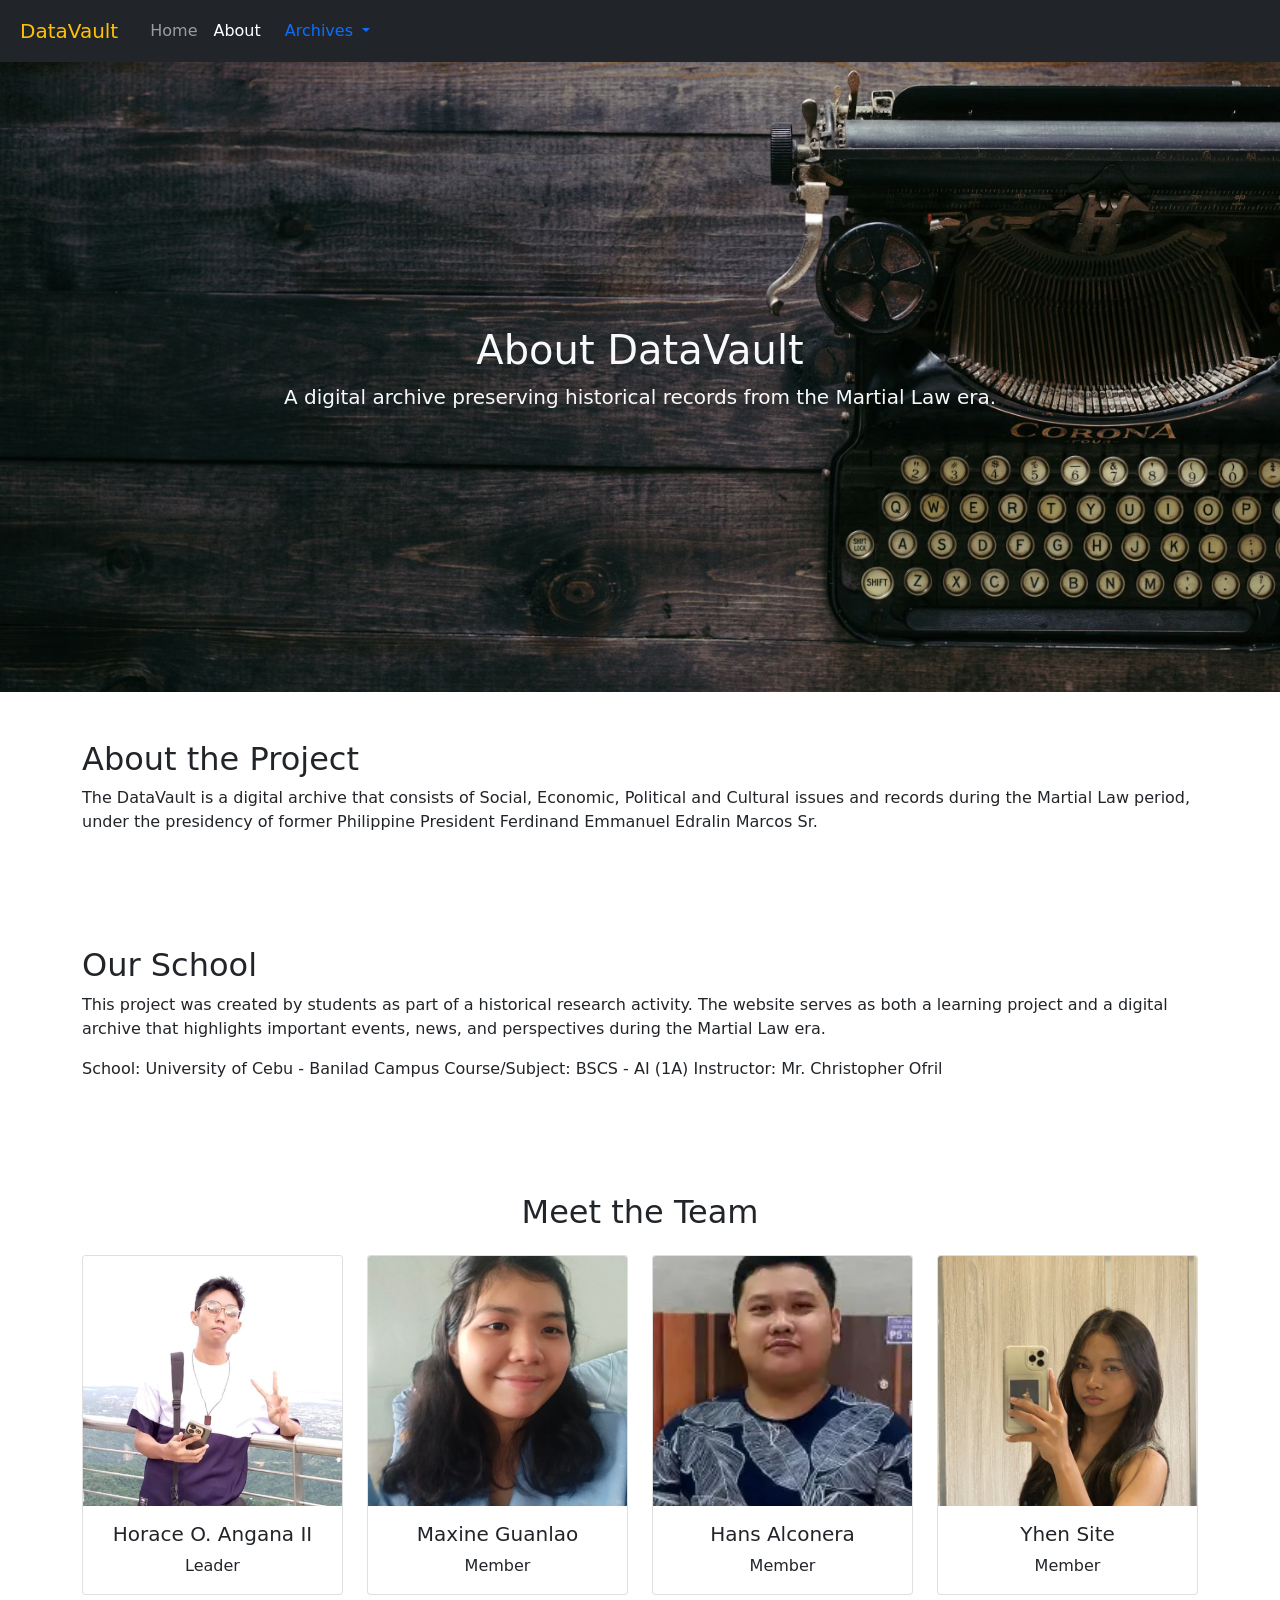
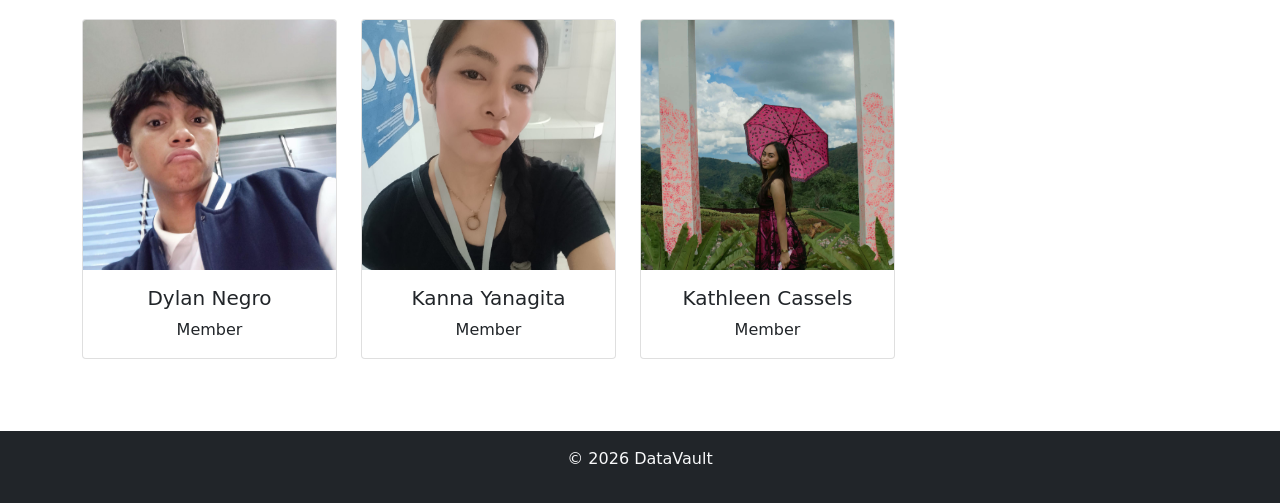
<file: Blue Archive/Pages/About.html>
<!DOCTYPE html>
<html lang="en">
<head>
<meta charset="UTF-8">
<meta name="viewport" content="width=device-width, initial-scale=1.0">
<title>About - Red Archive</title>

<link href="../css/bootstrap.min.css.css" rel="stylesheet">
<link href="../style.css" rel="stylesheet">
</head>
<body>

<!-- NAVBAR -->
<nav class="navbar navbar-expand-lg navbar-dark bg-dark">
  <div class="container-fluid">

    <a class="navbar-brand p-2 text-warning" href="#">DataVault</a>

    <button class="navbar-toggler" type="button" data-bs-toggle="collapse" data-bs-target="#navbarNavAltMarkup">
      <span class="navbar-toggler-icon"></span>
    </button>

    <div class="collapse navbar-collapse" id="navbarNavAltMarkup">

      <div class="navbar-nav">
        <a class="nav-link" href="../../index.html">Home</a>
        <a class="nav-link active" href=".\Pages\About.html">About</a>
      </div>

      <div class="nav-item dropdown">
       <a class="nav-link dropdown-toggle" href="#" role="button" data-bs-toggle="dropdown">
        Archives
        </a>

        <ul class="dropdown-menu">
          <li><a class="dropdown-item" href="Economical.html">Economical</a></li>
          <li><a class="dropdown-item" href="Political.html">Political</a></li>
          <li><a class="dropdown-item" href="Social.html">Social</a></li>
          <li><a class="dropdown-item" href="Cultural.html">Cultural</a></li>
        </ul>
      </div>
    </div>
  </div>
</nav>
<!-- HERO -->
<section class="hero d-flex justify-content-center align-items-center text-center text-light">
<div>
<h1>About DataVault</h1>
<p class="lead">A digital archive preserving historical records from the Martial Law era.</p>
</div>
</section>


<!-- ABOUT PROJECT -->
<section class="container py-5">

<h2>About the Project</h2>

<p>
The DataVault is a digital archive that consists of Social, Economic, 
Political and Cultural issues and records during the Martial Law period, 
under the presidency of former Philippine President Ferdinand Emmanuel Edralin Marcos Sr.
</p>

</section>


<!-- SCHOOL INFO -->
<section class="container py-5">

<h2>Our School</h2>

<p>
This project was created by students as part of a historical research activity. The website serves as both a
learning project and a digital archive that highlights important
events, news, and perspectives during the Martial Law era.
</p>

<p>
School: University of Cebu - Banilad Campus
Course/Subject: BSCS - AI (1A)
Instructor: Mr. Christopher Ofril
</p>

</section>


<!-- TEAM MEMBERS -->
<section class="container py-5">

<h2 class="text-center mb-4">Meet the Team</h2>

<div class="row text-center">

 <div class="col-md-3 mb-4">
  <div class="card">
    <img src="../Assets/1.png" class="card-img-top member-img" alt="Member 1">
    <div class="card-body">
      <h5 class="card-title">Horace O. Angana II</h5>
      <p class="card-text">Leader</p>
    </div>
  </div>
</div>

  <div class="col-md-3 mb-4">
  <div class="card">
    <img src="../Assets/2.png" class="card-img-top member-img" alt="Member 2">
    <div class="card-body">
      <h5 class="card-title">Maxine Guanlao</h5>
      <p class="card-text">Member</p>
    </div>
  </div>
</div>

<div class="col-md-3 mb-4">
  <div class="card">
    <img src="../Assets/3.png" class="card-img-top member-img" alt="Member 3">
    <div class="card-body">
      <h5 class="card-title">Hans Alconera</h5>
      <p class="card-text">Member</p>
    </div>
  </div>
</div>
  
<div class="col-md-3 mb-4">
  <div class="card">
    <img src="../Assets/site.png" class="card-img-top member-img" alt="Member 4">
    <div class="card-body">
      <h5 class="card-title">Yhen Site</h5>
      <p class="card-text">Member</p>
    </div>
  </div>
</div>

  <div class="row">
  <div class="col-md-3 mb-4">
    <div class="card">
      <img src="../Assets/dylan.png" class="card-img-top member-img" alt="Member 5">
      <div class="card-body">
        <h5 class="card-title">Dylan Negro</h5>
        <p class="card-text">Member</p>
      </div>
    </div>
  </div>

  <div class="col-md-3 mb-4">
    <div class="card">
      <img src="../Assets/5.png" class="card-img-top member-img" alt="Member 6">
      <div class="card-body">
        <h5 class="card-title">Kanna Yanagita</h5>
        <p class="card-text">Member</p>
      </div>
    </div>
  </div>

  <div class="col-md-3 mb-4">
    <div class="card">
      <img src="../Assets/6.png" class="card-img-top member-img" alt="Member 7">
      <div class="card-body">
        <h5 class="card-title">Kathleen Cassels</h5>
        <p class="card-text">Member</p>
      </div>
    </div>
  </div>
</div>
</section>


<!-- FOOTER -->
<footer class="bg-dark text-light text-center p-3">
<p>© 2026 DataVault</p>
</footer>


<script src="../js/bootstrap.bundle.min.js"></script>

</body>
</html>
</file>
<file: Blue Archive/style.css>
.hero{
  height: 70vh;
  background-image: url("./Assets/typewriter.png");
  background-size: cover;
  background-position: center;
}
.card-header button {
    text-align: left;
    width: 100%;
}
.accordion-body .btn {
    margin-top: 1rem;
}
.video-container {
    position: relative;
    padding-bottom: 56.25%; /* 16:9 aspect ratio */
    height: 0;
    overflow: hidden;
    margin-top: 1rem;
}
.video-container iframe, 
.video-container video {
    position: absolute;
    top: 0;
    left: 0;
    width: 100%;
    height: 100%;
}
.member-img {
  height: 250px;        /* fixed height for all images */
  object-fit: cover;     /* crops image to fill the space nicely */
  width: 100%;           /* make sure it spans the card width */
}
</file>
